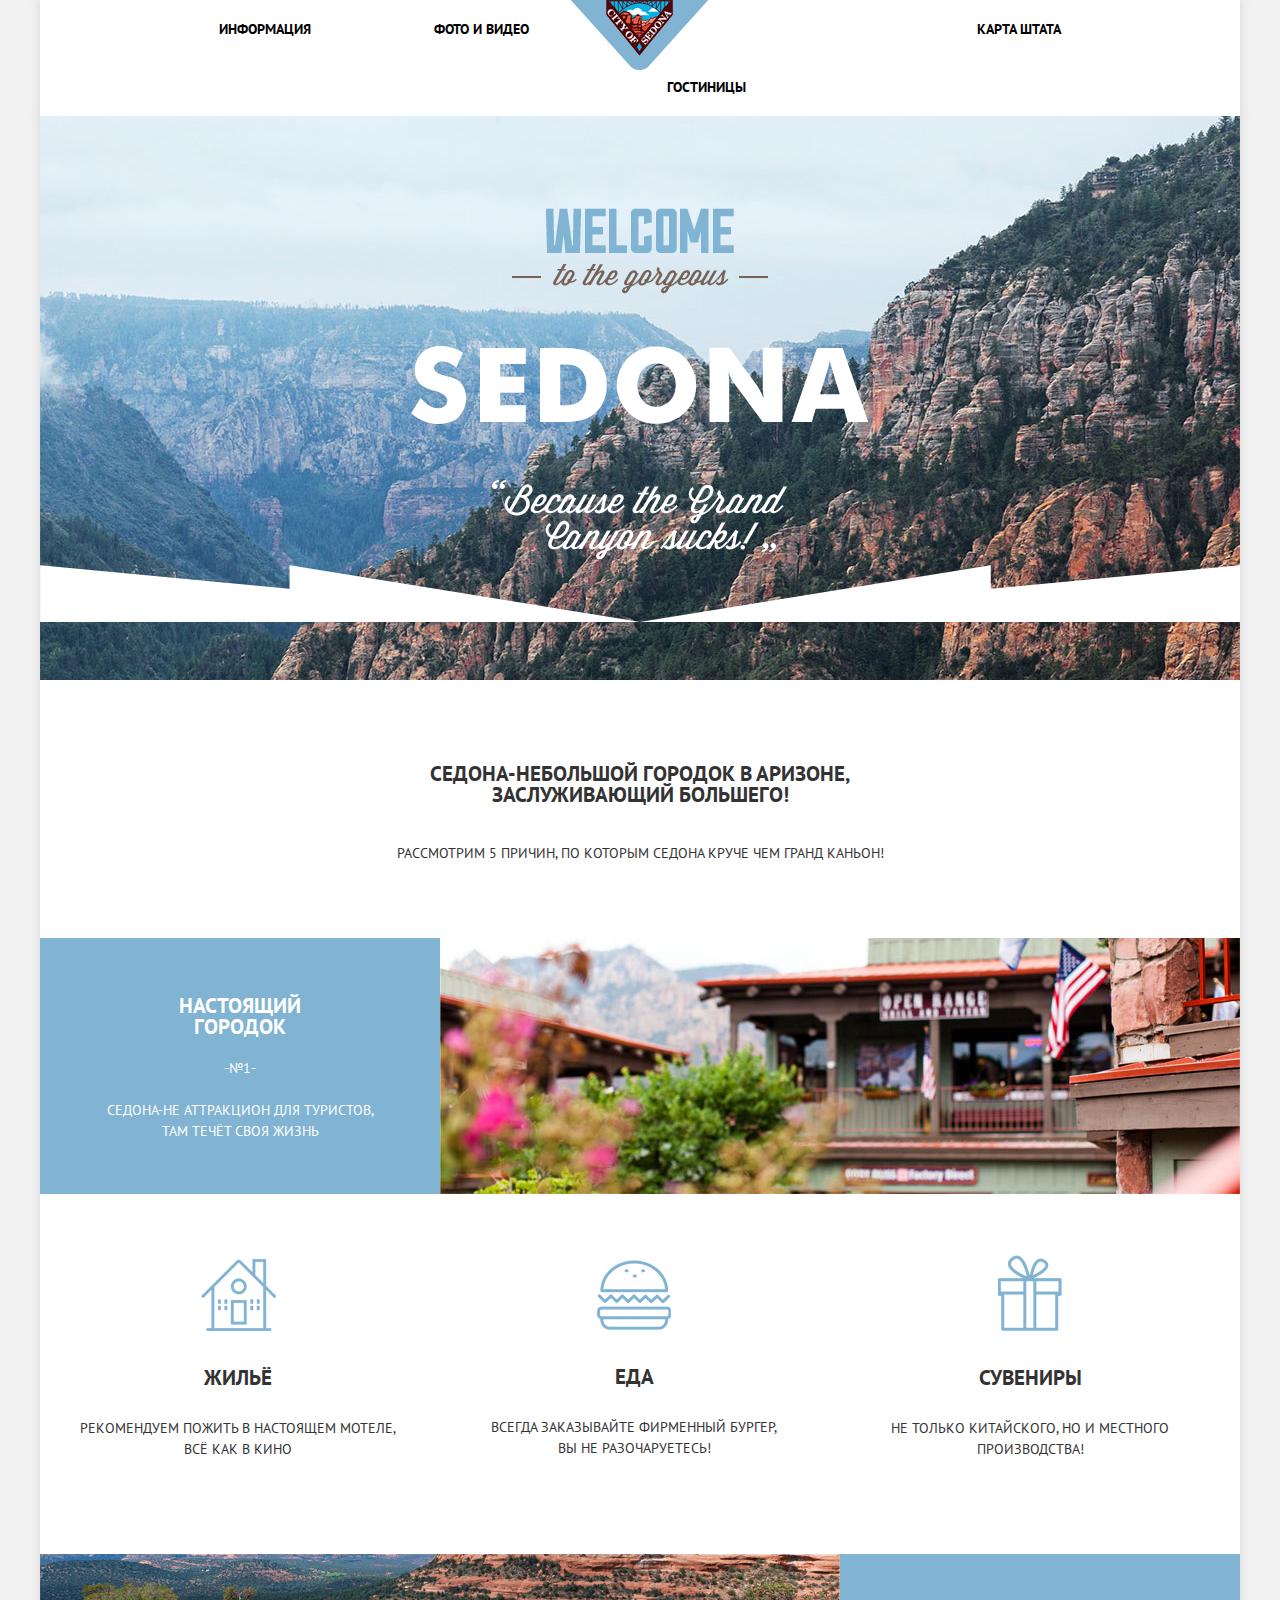
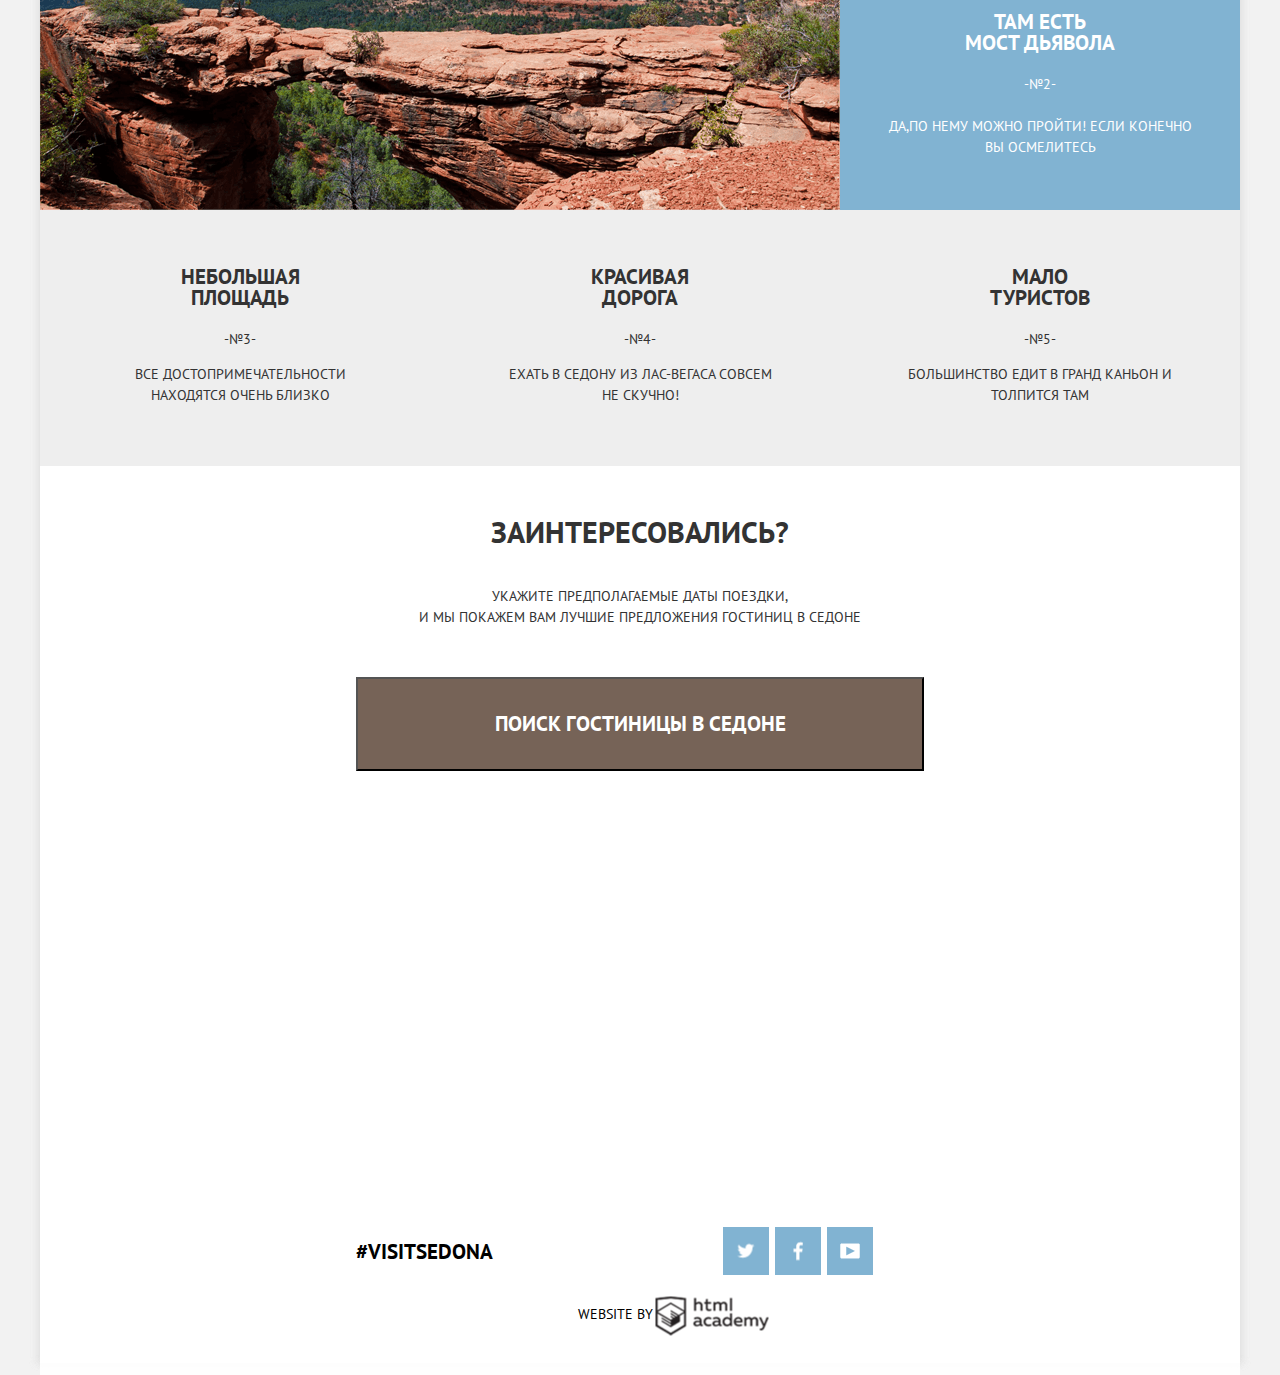
<file: index.html>
<!DOCTYPE html>
<html lang="ru">
  <head>
    <meta charset="utf-8">
    <title>HTML Academy: Седона</title>
    <link href="https://fonts.googleapis.com/css?family=PT+Sans:400,700&amp;subset=cyrillic" rel="stylesheet">
    <link rel="stylesheet" href="css/normalize.css">
    <link rel="stylesheet" href="css/style.css">
  </head>

  <body>
    <div class="box-shadow">
<div class="box-shadow">
    <header class="main-header">
          <div class="container">
            <nav class="main-navigation">
              <ul>
                <li>
                  <a href="#">Информация</a>
                </li>
                <li>
                  <a href="#">Фото и видео</a>
                </li>
                <li>
                  <a href="#">Карта штата</a>
                </li>
                <li>
                  <a href="file:///C:/Users/Максим/Desktop/МОЙ%20ПРОЕКТ/187172-sedona/catalog.html">Гостиницы</a>
                </li>
            </ul>
            </nav>
          <div class="index-logo">
              <a href="file:///C:/Users/Максим/Desktop/МОЙ%20ПРОЕКТ/187172-sedona/index.html"><img src="img/logo.png" alt="логотип" width="138" height="70"></a>
            </div>
         </div>
      </header>
    </div>
<div class="box-shadow">
 <main class="main-container">
    <div class="main-image-text">
        <div class="main-image">
        <img src="img/bg.jpg" alt="main-image">
      </div>
        <div class="main-text">
          <img src="img/group-text.png" alt="CЕДОНА">
        </div>
        <div class="main-dekor">
          <img src="img/shape.png" alt="main-dekor">
        </div>
        <div class="index-title">
              <h1>Седона-небольшой городок в Аризоне,<br>заслуживающий большего!</h1>
              <p>Рассмотрим 5 причин, по которым Седона круче чем Гранд Каньон!</p>
        </div>
    </div>
      <div class="first-reason clearfix">
        <div class="white-text">
            <div class="white-text-main"><h3>Настоящий<br>Городок</h3></div>
            <div class="white-text-number"><p>-№1-</p></div>
            <div class="text"><p>Седона-не аттракцион для туристов,<br>там течёт своя жизнь</p></div>
        </div>
        <div class="image">
            <img src="img/photo.png" alt="real-town">
        </div>
      </div>
        <div class="housing-food-souvenirs clearfix">
            <ul>
              <li>
                 <img src="img/house.png" alt="housing">
                 <h3>Жильё</h3>
                 <p>Рекомендуем пожить в настоящем мотеле,<br>Всё как в кино</p>
              </li>
              <li>
                 <img src="img/burger.png" alt="food">
                 <h3>Еда</h3>
                 <p>Всегда заказывайте фирменный бургер,<br>вы не разочаруетесь!</p>
              </li>
              <li>
                <img src="img/suvenir.png" alt="souvenirs">
                <h3>Сувениры</h3>
                <p>Не только китайского, но и местного<br>производства!</p>
              </li>
            </ul>
        </div>
        <div class="second-reason clearfix">
           <div class="image">
             <img src="img/photo-two.png" alt="Devil's Bridge">
           </div>
           <div class="white-text">
             <div class="white-text-main"><h3>Там есть<br>мост дьявола</h3></div>
             <div class="white-text-number"><p>-№2-</p></div>
             <div class="text"><p>Да,по нему можно пройти! Если конечно<br>вы осмелитесь</p></div>
           </div>
        </div>
        <div class="three-reasons clearfix">
          <ul>
            <li>
              <h3>Небольшая<br>площадь</h3>
              <p>-№3-</p>
              <p>Все достопримечательности<br>находятся очень близко</p>
           </li>
           <li>
            <h3>Красивая<br>дорога</h3>
            <p>-№4-</p>
            <p>Ехать в Седону из Лас-Вегаса совсем<br>не скучно!</p>
           </li>
           <li>
            <h3>Мало<br>туристов</h3>
            <p>-№5-</p>
            <p>Большинство едит в Гранд Каньон и<br>толпится там</p>
           </li>
          </ul>
        </div>
        <div class="question">
          <div class="dark-text">
           <h2>Заинтересовались?</h2>
           <p>Укажите предполагаемые даты поездки,<br>и мы покажем вам лучшие предложения гостиниц в Седоне</p>
         </div>
       </div>
      <div class="index-content">
        <div class="index-container">
          <button class="btn" type="button">Поиск гостиницы в Седоне</button>
        </div>
          <form class="search-form" action="https://echo.htmlacademy.ru" method="get">
          <div class="date-item">
              <label>Дата заезда:</label>
              <input type="text" name="arrival-date" value="24 апреля 2016" placeholder="" required>
              <span class="calendar"></span>
              <label>Дата выезда:</label>
              <input type="text" name="leaving-date" value="4 июля 2016" placeholder="" required>
              <span class="calendar-item"></span>
         </div>
              <div class="number">
              <label>Взрослые:</label>
              <button class="minus"> </button>
              <input type="text" value="2" required>
              <button class="plus"> </button>
         </div>

         <div class="number-second">
              <label>Дети:</label>
              <button class="minus"> </button>
              <input type="text" value="0" required>
              <button class="plus"> </button>
        </div>
        <div class="meta-btn">
          <button type="submit">Найти</button>
          </div>
          </form>
      </div>
          <div class="map">
          <!--<img src="img/map.png" alt="map">-->
          <iframe src="https://www.google.com/maps/embed?pb=!1m18!1m12!1m3!1d74085.35967561298!2d-111.82853466043353!3d34.85267766080967!2m3!1f0!2f0!3f0!3m2!1i1024!2i768!4f13.1!3m3!1m2!1s0x872da132f942b00d%3A0x5548c523fa6c8efd!2z0KHQtdC00L7QvdCwLCDQkNGA0LjQt9C-0L3QsCA4NjMzNiwg0KHQqNCQ!5e0!3m2!1sru!2sua!4v1483882969729" width="1200" height="593" style="border:0" allowfullscreen></iframe>
        </div>
    </main>
    </div>
    <div class="box-shadow">
    <footer class="main-footer">
      <div class="container clearfix">
        <section class="footer-contacts">
          <h3>#Visitsedona</h3>
        </section>
        <section class="footer-social">
          <a class="social-btn social-btn-twitter" href="#">Твиттер</a>
          <a class="social-btn social-btn-fb" href="#">Фейсбук</a>
          <a class="social-btn social-btn-youtube" href="#">Ютуб</a>
        </section>
        <section class="footer-copyright">
          <p>WEBSITE BY</p>
          <a class="btn" href="https://htmlacademy.ru"></a>
        </section>
      </div>
    </footer>
    </div>
      <script src="js/scripts.js"></script>
    </div>

   </body>
</html>
</file>
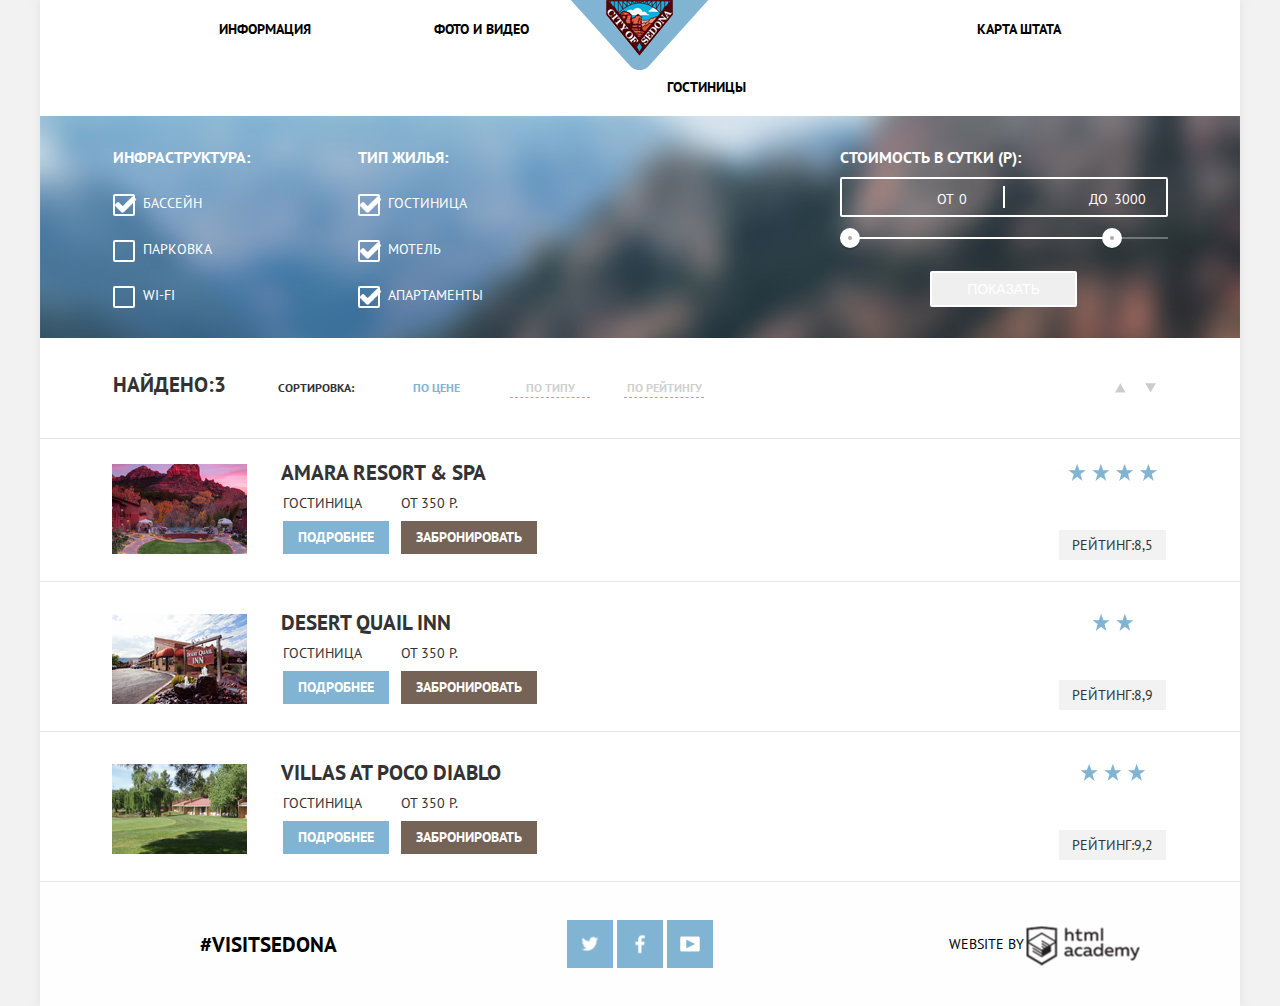
<file: catalog.html>
<!DOCTYPE html>
<html lang="ru">
  <head>
    <meta charset="utf-8">
    <title>HTML Academy: Седона</title>
    <link href="https://fonts.googleapis.com/css?family=PT+Sans:400,700&amp;subset=cyrillic" rel="stylesheet">
    <link rel="stylesheet" href="css/normalize.css">
    <link rel="stylesheet" href="css/style.css">
  </head>

  <body class="inner-page">
    <div class="box-shadow">
    <header class="main-header">
          <div class="container">
            <nav class="main-navigation">
              <ul>
                <li>
                  <a href="#">Информация</a>
                </li>
                <li>
                  <a href="#">Фото и видео</a>
                </li>
                <li>
                  <a href="#">Карта штата</a>
                </li>
                <li>
                  <a href="#">Гостиницы</a>
                </li>
            </ul>
            </nav>
            <div class="index-logo">
            <a href="file:///C:/Users/Максим/Desktop/МОЙ%20ПРОЕКТ/187172-sedona/index.html"><img src="img/logo.png" alt="sedona" width="138" height="70"></a>
            </div>
         </div>
    </header>
       <div class="filter clearfix">
        <form action="https://echo.htmlacademy.ru">
          <div class="filter-infrastructure">
          <div class="filter-infrastructure-title">Инфраструктура:</div>
           <ul>
            <li><label class="checkbox"><input type="checkbox" checked><span class="checkbox-indicator"></span>Бассейн</label></li>
            <li><label class="checkbox"><input type="checkbox"><span class="checkbox-indicator"></span>Парковка</label></li>
            <li><label class="checkbox"><input type="checkbox"><span class="checkbox-indicator"></span>WI-FI</label></li>
           </ul>
         </div>
         <div class="filter-property">
         <div class="filter-property-title">Тип жилья:</div>
           <ul>
            <li><label class="checkbox"><input type="checkbox" checked><span class="checkbox-indicator"></span>Гостиница</label></li>
            <li><label class="checkbox"><input type="checkbox" checked><span class="checkbox-indicator"></span>Мотель</label></li>
            <li><label class="checkbox"><input type="checkbox" checked><span class="checkbox-indicator"></span>Апартаменты</label></li>
           </ul>
        </div>
        <div class="filter-range">
          <div class="filter-range-title">Стоимость в сутки (р):</div>
            <div class="price-controls">
             <label class="min-price">от <input type="text" name="min-price" value="0"></label>
             <label class="max-price">до <input type="text" name="max-price" value="3000"></label>
             </div>
           <div class="range-controls">
            <div class="scale">
              <div class="bar"></div>
            </div>
              <div class="range-toggle range-toggle-min"></div>
              <div class="range-toggle range-toggle-max"></div>
          </div>
          <button class="btn-transparent" type="submit">Показать</button>     <!--<button type="submit" value="Показать">-->
         </div>
        </form>
      </div>
      <main class="main-container">
            <div class="container-one clearfix">
              <nav class="breadcrumb">
              <div class="found">
                <h1>Найдено:3</h1>
                <p>Сортировка:</p>
                <ul>
                  <li>
                    <a class="price" href="#">По цене</a>
                  </li>
                  <li>
                    <a class="type" href="#">По типу</a>
                  </li>
                  <li>
                    <a class="rating" href="#">По рейтингу</a>
                  </li>
                </ul>
              </div>
              <div class="stars">
                <a class="icon" href="#stars"></a>
                <a class="icon2" href="#stars"></a>
              </div>
            </nav>
            <div class="main-line">
              <img src="img/line.png" alt="line">
            </div>
          </div>
        <div class="content">
            <div class="housing clearfix">
              <div class="image">
                <img src="img/amara.jpg" alt="Amara resort & spa">
             </div>
            <div class="text">
              <h2>Amara resort & spa</h2>
              <p><span class="hotel">Гостиница</span> <span class="hotel-ot">от 350 Р.</span></p>
              <a class="btn" href="#">Подробнее</a>
              <a href="http://placehold.it/150x100">Забронировать</a>
            </div>
              <div class="stars-rating">
              <img src="img/4stars.png" alt="stars">
             <div class="rating">
               <p><span class="note">Рейтинг:8,5</span></p>
             </div>
             </div>
             <div class="main-line2">
               <img src="img/line.png" alt="line">
             </div>
          </div>
            <div class="housing clearfix">
              <div class="image">
             <img src="img/desert.jpg" alt="Desert quail inn">
           </div>
           <div class="text">
             <h2>Desert quail inn</h2>
             <p><span class="hotel">Гостиница</span> <span class="hotel-ot">от 350 Р.</span></p>
             <a class="btn" href="#">Подробнее</a>
             <a href="http://placehold.it/150x100">Забронировать</a>
           </div>
           <div class="stars-rating">
             <img src="img/2stars.png" alt="stars">
             <div class="rating">
               <p><span class="note">Рейтинг:8,9</span></p>
             </div>
           </div>
           <div class="main-line3">
             <img src="img/line.png" alt="line">
           </div>
            </div>
           <div class="housing clearfix">
             <div class="image">
               <img src="img/villas.jpg" alt="Villas at poco diablo">
             </div>
             <div class="text">
               <h2>Villas at poco diablo</h2>
               <p><span class="hotel">Гостиница</span> <span class="hotel-ot">от 350 Р.</span></p>
               <a class="btn" href="#">Подробнее</a>
               <a href="http://placehold.it/150x100">Забронировать</a>
             </div>
             <div class="stars-rating">
               <img src="img/3stars.png" alt="stars">
             <div class="rating">
               <p><span class="note">Рейтинг:9,2</span></p>
             </div>
             </div>
             <div class="main-line4">
               <img src="img/line.png" alt="line">
             </div>
           </div>
        </div>
      </main>
      <footer class="main-footer-inner-page">
        <div class="container">
          <section class="footer-contacts">
            <h3>#Visitsedona</h3>
          </section>
          <section class="footer-social">
            <a class="social-btn social-btn-twitter" href="#">Твиттер</a>
            <a class="social-btn social-btn-fb" href="#">Фейсбук</a>
            <a class="social-btn social-btn-youtube" href="#">Ютуб</a>
          </section>
          <section class="footer-copyright">
            <p>WEBSITE BY</p>
            <a class="btn" href="https://htmlacademy.ru"></a>
         </section>
        </div>
      </footer>
    </div>
  </body>
</html>
</file>
<file: css/style.css>
body {
min-width: 1200px;
color:#333333;
line-height:21px;
font-family: "PT Sans", sans-serif;
font-weight: normal;
font-size:14px;
text-transform: uppercase;
text-align: center;
margin:0 auto;
background-color: #f2f2f2;
}

h1 {
  font-size:21px;
  font-weight: bold;
  text-align: center;
}

h2 {
  font-size:21px;
  font-weight: bold;
}

h3 {
  font-size:21px;
  font-weight: bold;
}

.first-reason {
font-color:#ffffff;

}
.second-reason {
font-color:#ffffff;
}

.box-shadow{
  /*position: relative;*/
    margin: 0 auto;
    width: 1200px;
    box-shadow: 3px 0 7px 0 rgba(219,219,219,0.35),
    -3px 0 7px 0 rgba(219,219,219,0.35);
    display: block;
}

.clearfix::after {
  content: "";
  display: table;
  clear: both;
}

.main-header {
background: #ffffff;
font-weight: bold;
position: relative;
width: 1200px;
margin: 0 auto;
}

.container {
  display: block;
  width: 1056px;
  padding: 0 72px;
}
.main-navigation {
  width: 1056px;
  }

.main-navigation a {
  color: #000000;
  text-decoration: none;
  display: block;
}

.main-navigation ul {
  margin: 0;
  padding: 0;
  list-style: none;
  font-weight: 700;
  width: 1056px;
    }

.main-navigation li {
  display: inline-block;
  vertical-align: top;
  font-size: 14px;
  line-height: 26px;
  padding: 16px 0;
}
.main-navigation li:nth-child(1)  {
  width: 20%;
  text-align: left;
  }
.main-navigation li:nth-child(2) {
  width: 20%;
  text-align: left;
  margin-right:200px;
      }
.main-navigation li:nth-child(3){
  width: 20%;
  text-align: right;
}
.main-navigation li:nth-child(4){
  width: 20%;
  text-align: right;
    }

.main-navigation a:hover {
  color: #81b3d2;
}
.main-navigation a:active{
  color: #b2b2b2;
}

.index-logo {
  display: block;
  position: absolute;
    width: 138px;
    height: 70px;
    left:50%;
    top:0;
    z-index: 1;
    margin-left: -69px;
  }

.main-container {
  width: 1200px;
  margin: 0 auto;
  background-color:#ffffff;
}

.main-image {
width: 100%;
height: 508px;
margin:0 auto;
margin-bottom: 62px;
position: relative;

}
.main-text{
position: absolute;
width: 488px;
height: 355px;
left:50%;
margin-left: -244px;
top:133px;
margin-top: 0;
display: block;
padding: 75px 0;
}

.main-dekor:before{
  content: "";
  width: 100%;
  height: 57px;
  display: block;
  position: absolute;
  top:565px;
  left: 0px;
  background: url(../img/shape.png) no-repeat center top;
}

.index-title {
display: block;
width: 500px;
/*height: 102px;
padding-top: 0;*/
padding-bottom: 60px;
text-align: center;
margin: 0 auto;
/*background: blue;*/
}

.index-title h1{
  margin-bottom: 38px;
}

.first-reason{
  width: 1200px;
  margin: 0 auto;
}

.first-reason .white-text {
display: block;
width: 400px;
float: left;
min-height: 256px;
background-color: #81b3d2;
color: #ffffff;
}

.first-reason .white-text h3{
margin-top: 57px;
}

.first-reason .image {
width: 800px;
float: left;
min-height: 256px;
}

.housing-food-souvenirs {
  min-height: 186px;
  width: 1200px;
  margin: 0 auto;
  display: block;
  background-color: #ffffff;
  padding-top: 60px;
  padding-bottom: 80px;
  margin-top: -5px;
}

.housing-food-souvenirs ul{
  list-style: none;
  margin: 0;
  padding: 0;
}

.housing-food-souvenirs li {
  width: 33%;
  float: left;
  padding-top: 5px;
    }

.housing-food-souvenirs li:last-child{
  padding-top: 0px;
}

.housing-food-souvenirs li:first-child{
  padding-top: 4px;
}

.housing-food-souvenirs h3 {
    margin:30px 0;
}

.second-reason{
  width: 1200px;
  height: 256px;
  margin: 0 auto;
  margin-bottom:0px;
  }

.second-reason .image {
  width: 800px;
  float: left;
  }

.second-reason .white-text {
  width: 400px;
  min-height: 256px;
  float: left;
  background-color: #81b3d2;
  color: #ffffff;
  display: block;
  }

  .second-reason .white-text h3 {
  margin-top: 57px;
  }

.three-reasons {
  width: 1200px;
  margin: 0 auto;
  height: 256px;
  background-color: #eeeeee;
  display: block;
}

.three-reasons li {
  width: 33%;
  display: inline-block;
  /*float:left;*/
}

.three-reasons ul {
  list-style: none;
  margin: 0;
  padding: 0;
  display: inline-block;
  width: 100%;
  height: 256px;
}

.three-reasons h3 {
  margin-top: 50px;
}

.question {
  display: block;
  width: 1200px;
  margin: 0 auto;
  background-color: #ffffff;
}

.question .dark-text {
display: inline-block;
width: 567px;
vertical-align: top;
text-align: center;
margin: 0 auto;
}

.dark-text h2 {
  display: inline-block;
  font-size: 30px;
  margin-top: 55px;
  margin-bottom: 30px;
  }

.dark-text p {
  display: inline-block;
  font-size: 14px;
  margin-bottom: 49px;
  }

.map {
  position: relative;
  margin: 0 auto;
  margin-bottom: -5px;
  }

.index-content{
  width: 1200px;
  height: 87px;
  margin: 0 auto;
  display: block;
  position: relative;
}

.index-container {
  width: 1200px;
  min-height: 87px;
  background: #ffffff;
 }

.index-content .btn {
display: inline-block;
text-align: center;
width:568px;
padding-top: 32px;
padding-bottom: 32px;
background-color: #766357;
color: #ffffff;
text-transform: uppercase;
font-family: "PT Sans", sans-serif;
font-size: 21px;
line-height:26px;
font-weight: bold;
}

.search-form {
  width: 460px;
  padding: 55px;
  z-index: 5;
  display: inline-block;
  vertical-align:top;
  text-align:center;
  color: #000000;
  text-transform: uppercase;
  font-family: "PT Sans", sans-serif;
  font-size: 14px;
  line-height:26px;
  font-weight: bold;
  position: absolute;
  top:87px;
  left: 316px;
  background: #ffffff;
  margin: 0 auto;
  display: none;                                    /*отключаю модальное окно*/
}
.date-item {
display: block;
}
/*.date-item p{
  display: inline-block;
}*/
.date-item input{
display: inline-block;
width:  292px;
min-height: 38px;
margin-bottom: 30px;
background: #f2f2f2;
font: inherit;
color: inherit;
text-transform: inherit;
margin-left: 17px;
padding-top: 1px;
padding-bottom: 1px;
padding-left: 12px;
padding-right: 38px;
border-style: none;
}
.date-item input:hover{
  background: #ebebeb;
}
.date-item input:active{
  background: #ffffff;
}

.calendar{
content: "";
    position: absolute;
    top: 75px;
    left: 492px;
    width: 22px;
    height: 22px;
    cursor: pointer;
    transform: translate(-50%, -50%);
    background-image: url(../img/sprite5.png);
    background-repeat: no-repeat;
    background-position: -15px -15px;
  }
  .calendar:hover{
    background-position: -66px -15px;
  }
  .calendar:active{
    background-position: -117px -15px;
  }
.calendar-item{
position: absolute;
top: 144px;
left: 494px;
width: 22px;
height: 22px;
cursor: pointer;
transform: translate(-50%, -50%);
background-image: url(../img/sprite5.png);
background-repeat: no-repeat;
background-position: -15px -15px;
  }
  .calendar-item:hover{
    background-position: -66px -15px;
  }
  .calendar-item:active{
    background-position: -117px -15px;
  }
  .number{
  display: inline-block;
  }

.number input{
  display: inline-block;
  width: 55px;
  height: 38px;
  background: #f2f2f2;
  font: inherit;
  color: inherit;
  text-transform: inherit;
  vertical-align: top;
  text-align: center;
  border-style: none;
  padding-left: 30px;
  padding-right: 30px;
  margin-left: 41px;
  margin-right: 53px;
  padding-top: 1px;
  padding-bottom: 1px;
  margin-top: 7px;
}
.number input:hover{
  background: #ebebeb;
}
.number input:active{
  background: #ffffff;
}
.number .minus {
  display: block;
  position: absolute;
  top: 222px;
  left: 191px;
  width: 38px;
  height: 38px;
  padding: 1px;
  background: #f2f2f2;
  transform: translate(-50%, -50%);
  background-image: url(../img/sprite4.png);
  background-repeat: no-repeat;
  background-position: -3px 2px;
  border-style: none;
  cursor: pointer;
}
.number .minus:hover{
  background-position: -45px 2px;
}
.number .minus:active{
    background-position: -87px 2px;
}

.number .plus{
  display: block;
  position: absolute;
  top: 222px;
  left: 268px;
  width: 38px;
  height: 38px;
  padding: 1px;
  background: #f2f2f2;
  transform: translate(-50%, -50%);
  background-image: url(../img/sprite4.png);
  background-repeat: no-repeat;
  background-position: -128px -2px;
  border-style: none;
  cursor: pointer;
}
.number .plus:hover{
  background-position: -169px -2px;
}
.number .plus:active{
  background-position:-210px -2px;
}
.number-second{
display: inline-block;
}

.number-second input
{
  display: inline-block;
  width: 55px;
  height: 38px;
  background: #f2f2f2;
  font: inherit;
  color: inherit;
  text-transform: inherit;
  vertical-align: top;
  text-align: center;
  border-style: none;
  padding-left: 30px;
  padding-right: 30px;
  margin-left: 14px;
  padding-top: 1px;
  padding-bottom: 1px;
  margin-top: 7px;
}
.number-second input:hover{
  background: #ebebeb;
}
.number-second input:active{
  background: #ffffff;
}
.number-second .minus {
  display: block;
  position: absolute;
  top: 222px;
  left: 418px;
  width: 38px;
  height: 38px;
  padding: 1px;
  background: #f2f2f2;
  transform: translate(-50%, -50%);
  background-image: url(../img/sprite4.png);
  background-repeat: no-repeat;
  background-position: -3px 2px;
  border-style: none;
  cursor: pointer;
}
.number-second .minus:hover{
  background-position: -45px 2px;
}
.number-second .minus:active{
  background-position: -87px 2px;
}

.number-second .plus {
  display: block;
  position: absolute;
  top: 222px;
  left: 495px;
  width: 38px;
  height: 38px;
  padding: 1px;
  background: #f2f2f2;
  transform: translate(-50%, -50%);
  background-image: url(../img/sprite4.png);
  background-repeat: no-repeat;
  background-position: -128px -2px;
  border-style: none;
  cursor: pointer;
}
.number-second .plus:hover{
  background-position: -169px -2px;
}
.number-second .plus:active{
  background-position:-210px -2px;
}


.search-form .meta-btn button  {
  display: inline-block;
  width: 458px;
  padding: 18px 0;
  text-align: center;
  background-color: #81b3d2;
  color: #ffffff;
  text-transform: uppercase;
  font-family: "PT Sans", sans-serif;
  font-size: 21px;
  line-height:26px;
  font-weight: bold;
  margin-top: 54px;
      }

.search-form .meta-btn button:hover{
        background-color: #669ec0;
    }
.search-form .meta-btn button:active{
    background-color: #5496bd;
}

/*___________________________________*/
.main-footer {
  width: 1200px;
  padding-top: 30px;
  padding-bottom: 30px;
  color: #000000;
  margin: 0 auto;
  z-index: 50;
  position: absolute;
  top:2790px;
  background: rgba(255,255,255, 0.9);
   }

.main-footer .container{
  width: 1056px;
  display:block;
  text-align: center;
  font-size: 21px;
  padding: 0 6%;
  }

.footer-contacts{
  width: 29.3%;
  /*float: left;*/
  display: inline-block;
  vertical-align: top;
  text-align: center;
  }

.footer-social{
  width: 29.3%;
  /*float: left;*/
  display: inline-block;
  vertical-align: top;
  text-align: center;
  padding-top: 7px;
  padding-bottom: 7px;
  margin:0 58px;
    }

.footer-social a {
 margin: 0;
}

.social-btn {
  display: inline-block;
  width: 46px;
  height: 48px;
  margin: 0 3px;
  background: #81b3d2 ;
  position: relative;
  font-size: 0;
  vertical-align: top;
  text-decoration: none;
}

.social-btn:hover{
  background: #669ec0;
}
.social-btn:active{
  background: #5496bd;
}

.social-btn::before{
  content: "";
  position: absolute;
  top:50%;
  left:50%;
  transform: translate(-50%,-50%);
  background-image: url("../img/sprite2.png");
  background-repeat: no-repeat;
}
.social-btn-twitter::before{
  width: 17px;
  height: 15px;
  background-position: -55px -15px;
}
  .social-btn-fb::before{
    width: 10px;
    height: 19px;
    background-position: -15px -15px;
  }
    .social-btn-youtube::before{
      width: 20px;
      height: 16px;
      background-position: -102px -15px;
    }

.footer-copyright{
    width: 29.3%;
    display: inline-block;
    vertical-align: top;
    text-align: center;
    padding-top: 4px;
    padding-bottom: 4px;
    position: relative;
        }

.footer-copyright p{
    text-align: center;
    font-size: 14px;
    line-height: 26px;
    padding-right: 50px;
    }

.footer-copyright a{
      text-decoration: none;
      color:#333333;
      position: absolute;
      right: -30px;
      bottom: -10px;
      width: 113px;
      height: 39px;
      transform: translate(-50%, -50%);
      background-image: url(../img/html-sprite.png);
      background-repeat: no-repeat;
      background-position: -15px -15px;
}

.footer-copyright a:hover {
  width: 113px;
  height: 39px;
  background-position: -158px -15px;
}

.footer-copyright a:active{
  width: 113px;
  height: 39px;
  background-position: -301px -15px;
}

/*2я страница_______________________________________________________________
----------------------------------------------------------------------------*/

.inner-page{
  margin: 0 auto;
  padding: 0;
  }

.filter{
  padding-left: 6%;
  padding-right: 6%;
  font-weight: 400;
  font-family: "PT Sans", sans-serif;
  background: url(../img/filter-background.jpg) no-repeat center top;
  margin: 0 auto;
  }

.filter-infrastructure{
  width: 241px;
  display: inline-block;
  text-align: left;
  vertical-align: top;
  /*float: left;*/
  padding-top: 31px;
  padding-bottom: 31px;
  color: #ffffff;
  text-transform: uppercase;
  font-weight: bold;
  font-weight: 400;
  font-family: "PT Sans", sans-serif;

  }
  .filter-infrastructure-title{
    margin-bottom: 25px;
    font-weight: 600;
    font-size: 16px;
    line-height: 21px;
    text-align: left;
  }

  .filter-infrastructure ul{
    list-style: none;
    margin: 0;
    padding: 0;
  }
  .filter-infrastructure li{
    text-align: left;
    margin-bottom: 25px;
  }
  .filter-infrastructure li:last-child{
      margin-bottom: 0;
  }

  .checkbox {
    position: relative;
    cursor: pointer;
    padding-left: 30px;
      }

.checkbox:hover{}
.checkbox:disabled{}

.checkbox input[type="checkbox"]{
  display: none;           /*Спрячем стандартный чекбокс*/
}

.checkbox input[type="checkbox"]+.checkbox-indicator{
      content: "";
      position: absolute;
      width: 18px;
      height: 18px;
      top: 0px;
      left: 0px;
      border: 2px solid #ffffff;
      border-radius: 2px;
      cursor: pointer;
    }

.checkbox input[type="checkbox"]:checked + .checkbox-indicator::before,
.checkbox input[type="checkbox"]:checked + .checkbox-indicator::after {
  content: "";
  position: absolute;
  top: 10px;
  left: 10px;
  width: 25px;
  height: 20px;
  transform: translate(-50%, -50%);
  background-image: url(../img/galochka.png);
}

.filter-property{
  width: 288px;
  display: inline-block;
  text-align: left;
  vertical-align: top;
  /*float: left;*/
  padding-top: 31px;
  padding-bottom: 31px;
  color: #ffffff;
  text-transform: uppercase;
  font-weight: bold;
  font-weight: 400;
  font-family: "PT Sans", sans-serif;
  margin-right: 190px;
}

.filter-property-title{
  margin-bottom: 25px;
  font-weight: 600;
  font-size: 16px;
  line-height: 21px;
  text-align: left;
}

.filter-property ul{
  list-style: none;
  margin: 0;
  padding: 0;
}
.filter-property li{
  text-align: left;
  margin-bottom: 25px;
}
.filter-property li:last-child{
  margin-bottom: 0;
}

.filter-range{
  width: 328px;
  display: inline-block;
  text-align: right;
  vertical-align: top;
  /*float: right;*/
  padding-top: 31px;
  padding-bottom: 31px;
  color: #ffffff;
  text-transform: uppercase;
  font-weight: bold;
  font-weight: 400;
  font-family: "PT Sans", sans-serif;
}

.filter-range-title {
  margin-bottom: 9px;
  font-weight: 600;
  font-size: 16px;
  line-height: 21px;
  text-align: left;
}
.price-controls {
  position: relative;
  height: 36px;
  margin-bottom: 20px;
  font-size: 0;    /*убераем лишний пробел между блочно-строчными эл-ми*/
  border: 2px solid #ffffff;
  border-radius: 2px;
}
.price-controls::after {
  content: "";
  position: absolute;
  top: 50%;
  left: 50%;
  transform: translate(-50%, -50%);
  width: 2px;
  height: 22px;
  background: #ffffff;
}
.price-controls label {
  display: inline-block;
  font-size: 14px;
  line-height: 38px;
  vertical-align: top;
  cursor: pointer;
}

.price-controls .min-price,
.price-controls .max-price {
  width: 90px;
  padding-left: 65px;
}
.price-controls input {
  width: 50px;
  margin: 0;
  color: inherit;
  font: inherit;
  background: none;
  border: none;
}
.range-controls {
  position: relative;
  margin-bottom: 32px;
}
.range-controls .scale {
  height: 2px;
  background: rgba(255, 255, 255, 0.3);
}
.range-controls .bar {
  width: 80%;
  height: 2px;
  background: #ffffff;
}
.range-toggle {
  width: 4px;
  height: 4px;
  position: absolute;
  top: -9px;

  background: #ababab;
  border: 8px solid #ffffff;
  border-radius: 50%;
  box-shadow: 0 2px 1px 0 rgba(0, 1, 1, 0.2);
  cursor: pointer;
}
.range-toggle:hover {
  background: #1c4f80;
}

.range-toggle-min {
  left: 0;
}
.range-toggle-max {
  left: 80%;
}
.btn-transparent {
  display: block;
  margin: 0 auto;
  padding: 6px 35px;

  font-size: 14px;
  line-height: 20px;
  color: #ffffff;
  text-transform: uppercase;
  border: 2px solid #ffffff;
  border-radius: 2px;
  cursor: pointer;
}

.btn-transparent:hover {
  color: #000000;
  background: #ffffff;
}
/*-----------------------------------------------------------------*/

.container-one{
  width: 1056px;
  display: block;
  padding-left: 6%;
  padding-right: 6%;
  position: relative;
  margin: 0 auto;
}

.found h1{
  width: 114px;
  font-size: 21px;
  line-height: 26px;
  float: left;
  padding-left: 0;
  padding-top: 34px;
  padding-bottom: 34px;
  margin: 0 auto;
  margin-right: 50px;
}

.found p{
  width: 80px;
  float: left;
  font-size: 12px;
  line-height: 18px;
  padding-top: 41px;
  padding-bottom: 35px;
  margin: 0 auto;
  margin-right: 40px;
  font-weight: bold;
  }

.found ul{
  list-style: none;
  margin: 0;
  padding: 0;
  }

.found li{
  float: left;
  width: 80px;
  font-size: 12px;
  line-height: 18px;
  padding-top:41px;
  padding-bottom: 35px;
  margin: 0 auto;
  margin-right: 34px;
}

 .found a{
    text-decoration: none;
    display: block;
    font-weight: bold;
    border-bottom: 1px dashed #81b3d2;
    }

    .found .price {
    color: #81b3d2;
    border-bottom:none;
    }

    .found .type{
      color: #d0d0d0;
    }

    .found .rating {
     color: #d0d0d0;
     }

     .found .type:hover{
     color: #81b3d2;
     }

    .found .rating:hover {
      color: #81b3d2;
     }

.breadcrumb .stars a{
  content: "";
      position: absolute;
      top: 50px;
      left: 1080px;
      width: 12px;
      height: 12px;
      cursor: pointer;
      transform: translate(-50%, -50%);
      background-image: url(../img/sprite7.png);
      background-repeat: no-repeat;
      background-position: -4px -4px;
  }

.breadcrumb .stars a:hover{
      background-position: -46px -4px;
      }

.breadcrumb .stars a:active{
     background-position: -88px -4px;
}

.breadcrumb .stars a:last-child{
      content: "";
      position: absolute;
      top: px;
      left: 1110px;
      width: 12px;
      height: 12px;
      cursor: pointer;
      transform: translate(-50%, -50%);
      background-image: url(../img/sprite7.png);
      background-repeat: no-repeat;
      background-position: -25px -4px;
    }

.breadcrumb .stars a:last-child:hover{
      background-position: -67px -4px;
      }

.breadcrumb .stars a:last-child:active{
      background-position: -109px -4px;
      }

.main-line{
  display:block;
  width: 100%;
  margin: 0 auto;
  position: absolute;
  left: 0;
  top:86px;
  }

/*-------------------------------------*/
.housing{
  display: inline-block;
  width: 88%;
  min-height: 150px;
  padding-left: 6%;
  padding-right: 6%;
  margin: 0 auto;
  position: relative;
}

.housing .image{
width: 135px;
min-height: 90px;
display: inline-block;
vertical-align: top;
/*float: left;*/
margin-left: 0;
margin-top: 31px;
margin-right: 30px;
}

.housing .text{
display: inline-block;
vertical-align: top;
width: 258px;
height: 90px;
/*float: left;*/
margin-top:29px;
margin-right: 514px;
  }

.housing .stars-rating{
  display: inline-block;
  vertical-align: top;
  width: 111px;
  min-height: 90px;
  /*float: right;*/
  margin-top: 31px;
  margin-right: 0;
  }

  .main-line2,.main-line3,.main-line4 {
    display:block;
    width: 100%;
    margin: 0 auto;
    position: absolute;
    left: 0;
    top:134px;
      }

.stars-rating .rating{
  margin-top: 48px;
}

  .text h2{
  width: 100%;
  display: inline-block;
  text-align: left;
  margin: 0;
  padding: 0;
  cursor: pointer;
  }

.text p{
  width: 100%;
  margin:7px 0;
  padding: 0;
  display: inline-block;
}

.text .hotel{
margin-right: 35px;
}

.text .hotel-ot{
margin-right: 80px;
}

.text a{
  text-decoration: none;
  display: inline-block;
  text-align: left;
  padding: 6px 15px;
  background: #81b3d2;
  color:#ffffff;
  font-weight: bold;
}

.text a:last-child{
  background: #766357;
  margin-left: 8px;
}

.stars-rating span{
  padding: 6px 13px;
  background:#f2f2f2;
}

.text h2:hover{
  color:#81b3d2;
}

.text h2:active{
  color:#cacaca;
}

.text a:hover{
  background: #669ec0;
}

.text a:active{
  background: #5496bd;
}

.text a:last-child:hover{
  background: #604e43;
}

.text a:last-child:active{
  background: #503e33;
}

.main-footer-inner-page{
  width: 1200px;
  padding-top: 30px;
  padding-bottom: 30px;
  color: #000000;
  margin: 0 auto;
  z-index: 50;
  background: rgba(255,255,255, 0.9);

}
/*___________________Java Script_______________________________*/
.search-form-show {
  display: block;
  animation: lift-up 1s;
  }

@keyframes lift-up {
  0%   {
    transform: translateY(2000px);
  }

    100%  {
    transform: translateY(0);
  }

    script {
      display: none;
  }

/*======================================
 Системное оформление - не изменять
=======================================*/
/*
body {
  padding: 3px;
}

body > *,
body > * > *,
body > * > * > * {
  position: relative;
}

body > *::before,
body > * > *::before,
body > * > * > *::before {
  content: "";
  position: absolute;

  height: 24px;
  padding: 2px 5px;

  font-weight: bold;
  font-size: 16px;
  line-height: 24px;
  font-family: "Courier New", monotype;
  white-space: nowrap;
}

body > *::before {
  top: -3px;
  left: -3px;
}

body > * > *::before {
  top: -3px;
  left: -3px;
}

body > * > * > *::before {
  top: 0;
  left: 0;
}

body > * {
  background: rgba(0, 128, 0, 0.2);
  box-shadow: 0 0 0 3px green;
}

body > *::before {
  color: white;

  background: green;
}

body > * > * {
  background: rgba(255, 45, 82, 0.2);
  box-shadow: 0 0 0 3px rgb(255, 45, 82);
}

body > * > *::before {
  color: white;

  background: rgb(255, 45, 82);
}

body > * > * > * {
  background: rgba(234, 255, 45, 0.2);
  box-shadow: inset 0 0 0 2px rgb(234, 255, 45);

}

body > * > * > *::before {
  color: black;

  background: rgb(234, 255, 45);
}

.main-header::before {
  content: ".main-header";
}

.container::before {
  content: ".container";
}

.main-header .container::before {
  top: auto;
  bottom: -28px;
}

.main-navigation::before {
  content: ".main-navigation";
}

.user-block::before {
  content: ".user-block";
}

.index-logo::before {
  content: ".index-logo";
}

.features::before {
  content: ".features";
  top: -28px;
}

.features-item::before {
  content: ".features-item";
}

.index-content::before {
  content: ".index-content";
}

.index-content-left::before {
  content: ".index-content-left";
  left: auto;
  right: 0;
}

.index-content-right::before {
  content: ".index-content-right";
  left: auto;
  right: 0;
}
</file>
